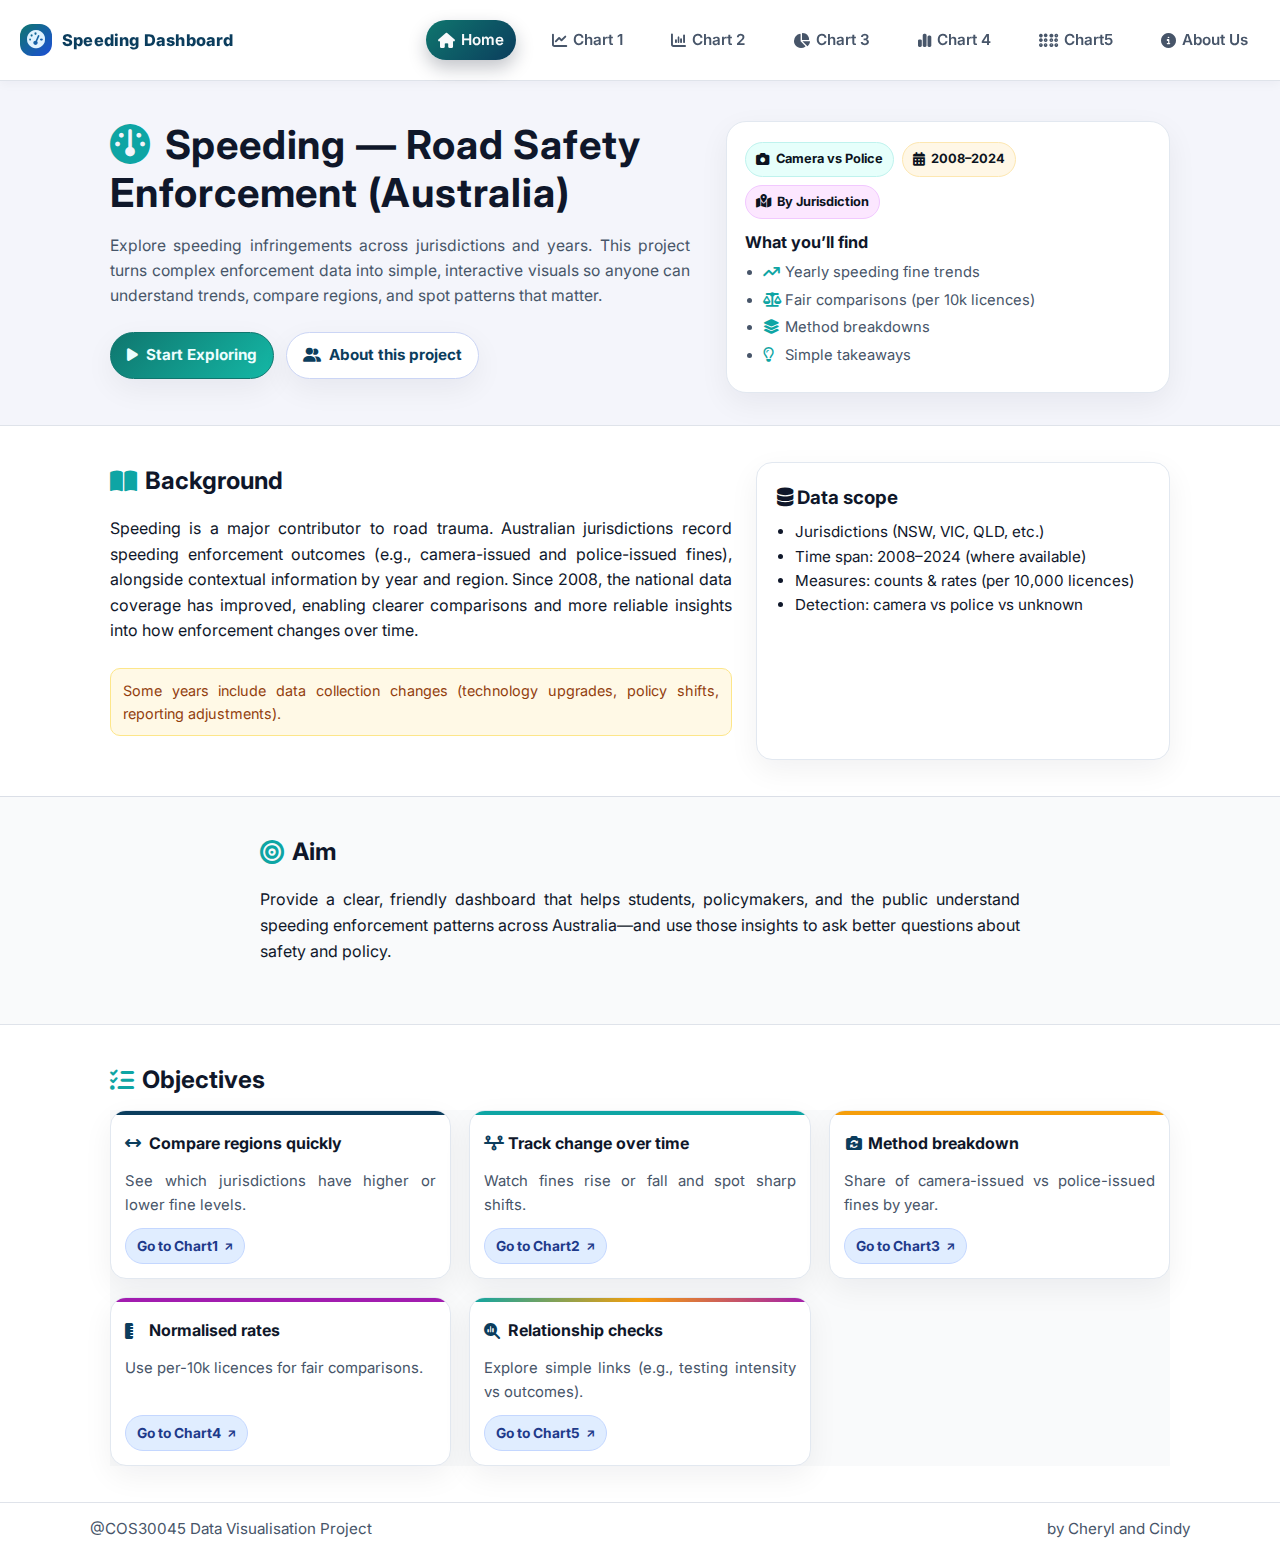
<file: index.html>
<!DOCTYPE html>
<html lang="en">
<head>
  <meta charset="utf-8" />
  <meta name="viewport" content="width=device-width, initial-scale=1" />
  <title>Speeding Dashboard – Home</title>
  <link rel="preconnect" href="https://fonts.gstatic.com" crossorigin>
  <link href="https://fonts.googleapis.com/css2?family=Inter:wght@400;600;800&display=swap" rel="stylesheet">
  <!-- Icons -->
  <link href="https://cdnjs.cloudflare.com/ajax/libs/font-awesome/6.5.0/css/all.min.css" rel="stylesheet">
  <link rel="stylesheet" href="css folder/styles.css" />
</head>
<body>
  <a class="skip-link" href="#main">Skip to content</a>

  <!-- Header / Nav -->
  <header class="site-header">
    <div class="container header-inner">
      <div class="brand">
        <span class="brand-mark" aria-hidden="true"><i class="fa-solid fa-gauge-high"></i></span>
        <span class="brand-text">Speeding Dashboard</span>
      </div>
      <nav class="nav">
        <ul>
          <li><a class="active" href="index.html"><i class="fa-solid fa-house"></i><span>Home</span></a></li>
          <li><a href="chart1.html"><i class="fa-solid fa-chart-line"></i><span>Chart 1</span></a></li>
          <li><a href="chart2.html"><i class="fa-solid fa-chart-column"></i><span>Chart 2</span></a></li>
          <li><a href="chart3.html"><i class="fa-solid fa-chart-pie"></i><span>Chart 3</span></a></li>
          <li><a href="chart4.html"><i class="fa-solid fa-chart-simple"></i><span>Chart 4</span></a></li>
          <li><a href="chart5.html"><i class="fa-solid fa-braille"></i><span>Chart5</span></a></li>
          <li><a href="about_us.html"><i class="fa-solid fa-circle-info"></i><span>About Us</span></a></li>
        </ul>
      </nav>
    </div>
  </header>

  <main id="main">
    <!-- Hero -->
    <section class="hero">
      <div class="container hero-inner">
        <div class="hero-copy">
          <h1><i class="fa-solid fa-gauge"></i> Speeding — Road Safety Enforcement (Australia)</h1>
          <p>
            Explore speeding infringements across jurisdictions and years. This project
            turns complex enforcement data into simple, interactive visuals so anyone can
            understand trends, compare regions, and spot patterns that matter.
          </p>
          <div class="cta-row">
            <a class="btn btn-teal" href="chart1.html"><i class="fa-solid fa-play"></i> Start Exploring</a>
            <a class="btn btn-ghost" href="aboutus.html"><i class="fa-solid fa-user-group"></i> About this project</a>
          </div>
        </div>
        <div class="hero-card">
          <div class="badge-wrap">
            <span class="badge teal"><i class="fa-solid fa-camera"></i> Camera vs Police</span>
            <span class="badge amber"><i class="fa-solid fa-calendar-days"></i> 2008–2024</span>
            <span class="badge magenta"><i class="fa-solid fa-map-location-dot"></i> By Jurisdiction</span>
          </div>
          <h3>What you’ll find</h3>
          <ul>
            <li><i class="fa-solid fa-arrow-trend-up"></i> Yearly speeding fine trends</li>
            <li><i class="fa-solid fa-scale-balanced"></i> Fair comparisons (per 10k licences)</li>
            <li><i class="fa-solid fa-layer-group"></i> Method breakdowns</li>
            <li><i class="fa-regular fa-lightbulb"></i> Simple takeaways</li>
          </ul>
        </div>
      </div>
    </section>

    <!-- Background -->
    <section class="section">
      <div class="container grid-2">
        <div>
          <h2><i class="fa-solid fa-book-open"></i> Background</h2>
          <p>
            Speeding is a major contributor to road trauma. Australian jurisdictions
            record speeding enforcement outcomes (e.g., camera-issued and police-issued fines),
            alongside contextual information by year and region. Since 2008, the national data
            coverage has improved, enabling clearer comparisons and more reliable insights
            into how enforcement changes over time.
          </p>
          <p class="note">
            Some years include data collection changes (technology upgrades, policy shifts, reporting adjustments).
          </p>
        </div>
        <aside class="info-card">
          <h3><i class="fa-solid fa-database"></i> Data scope</h3>
          <ul>
            <li>Jurisdictions (NSW, VIC, QLD, etc.)</li>
            <li>Time span: 2008–2024 (where available)</li>
            <li>Measures: counts & rates (per 10,000 licences)</li>
            <li>Detection: camera vs police vs unknown</li>
          </ul>
        </aside>
      </div>
    </section>

    <!-- Aim -->
    <section class="section alt">
      <div class="container narrow">
        <h2><i class="fa-solid fa-bullseye"></i> Aim</h2>
        <p>
          Provide a clear, friendly dashboard that helps students, policymakers, and the public
          understand speeding enforcement patterns across Australia—and use those insights to ask
          better questions about safety and policy.
        </p>
      </div>
    </section>

    <!-- Objectives -->
    <section class="section">
      <div class="container">
        <h2><i class="fa-solid fa-list-check"></i> Objectives</h2>
        <div class="cards">
          <article class="card accent-navy">
            <h3><i class="fa-solid fa-arrows-left-right"></i> Compare regions quickly</h3>
            <p>See which jurisdictions have higher or lower fine levels.</p>
            <a href="chart1.html" class="chip">Go to Chart1</a>
          </article>
          <article class="card accent-teal">
            <h3><i class="fa-solid fa-timeline"></i> Track change over time</h3>
            <p>Watch fines rise or fall and spot sharp shifts.</p>
            <a href="chart2.html" class="chip">Go to Chart2</a>
          </article>
          <article class="card accent-amber">
            <h3><i class="fa-solid fa-camera-rotate"></i> Method breakdown</h3>
            <p>Share of camera-issued vs police-issued fines by year.</p>
            <a href="chart3.html" class="chip">Go to Chart3</a>
          </article>
          <article class="card accent-magenta">
            <h3><i class="fa-solid fa-ruler-vertical"></i> Normalised rates</h3>
            <p>Use per-10k licences for fair comparisons.</p>
            <a href="chart4.html" class="chip">Go to Chart4</a>
          </article>
          <article class="card accent-mix">
            <h3><i class="fa-solid fa-magnifying-glass-chart"></i> Relationship checks</h3>
            <p>Explore simple links (e.g., testing intensity vs outcomes).</p>
            <a href="chart5.html" class="chip">Go to Chart5</a>
          </article>
        </div>
      </div>
    </section>
  </main>

  <!-- Footer -->
  <footer class="site-footer">
    <div class="container footer-inner">
      <span>@COS30045 Data Visualisation Project</span>
      <span>by Cheryl and Cindy</span>
    </div>
  </footer>
</body>
</html>
</file>
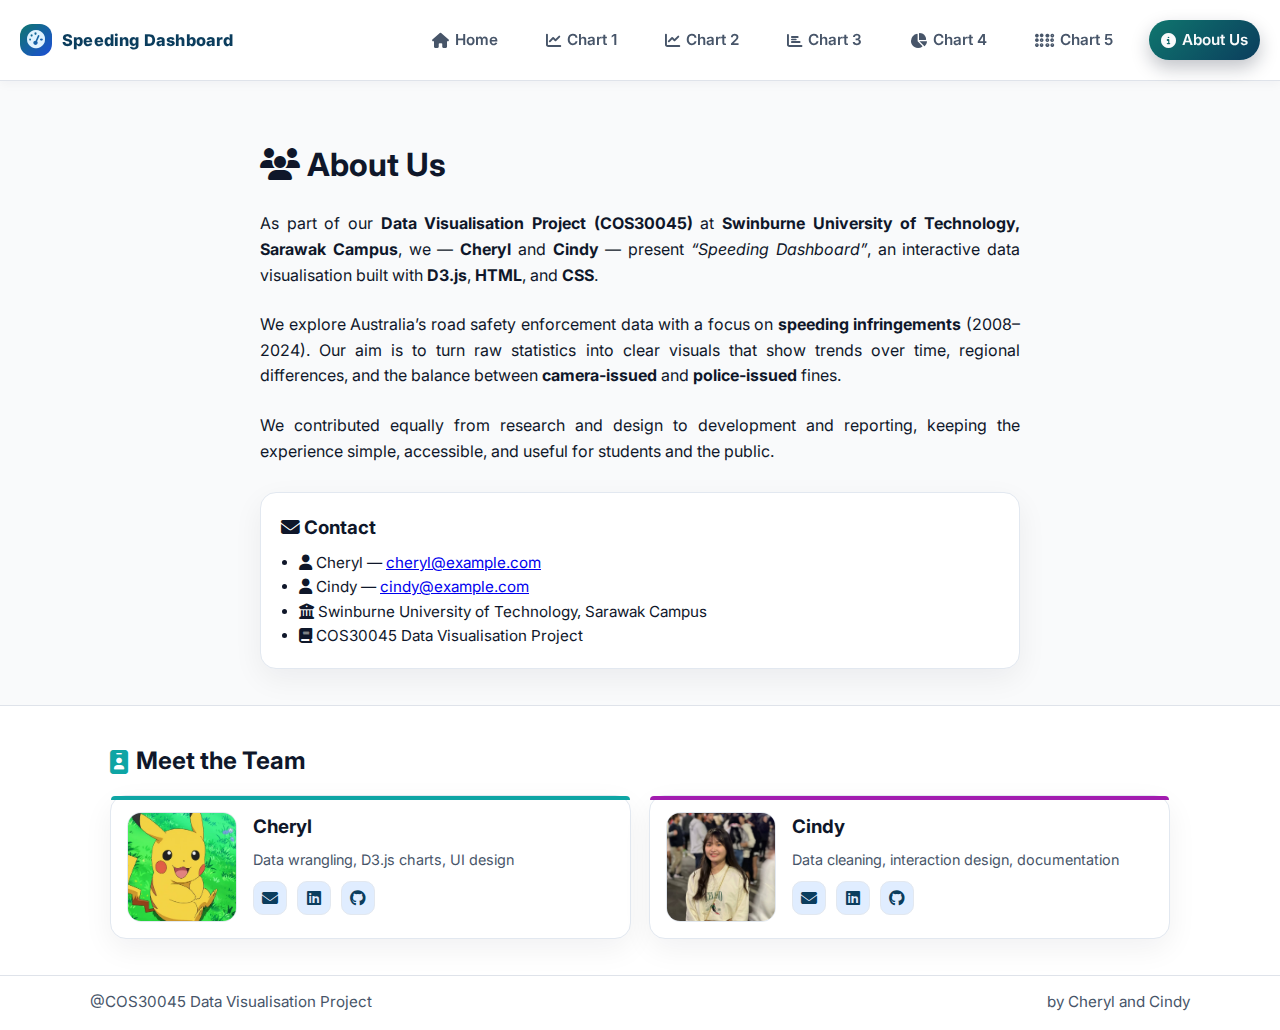
<file: about_us.html>
<!DOCTYPE html>
<html lang="en">
<head>
  <meta charset="utf-8" />
  <meta name="viewport" content="width=device-width, initial-scale=1">
  <title>About Us – Speeding Dashboard</title>
  <link rel="preconnect" href="https://fonts.gstatic.com" crossorigin>
  <link href="https://fonts.googleapis.com/css2?family=Inter:wght@400;600;800&display=swap" rel="stylesheet">
  <link href="https://cdnjs.cloudflare.com/ajax/libs/font-awesome/6.5.0/css/all.min.css" rel="stylesheet">
  <link rel="stylesheet" href="css folder/styles.css">
</head>

<body>
  <header class="site-header">
    <div class="container header-inner">
      <div class="brand">
        <span class="brand-mark" aria-hidden="true"><i class="fa-solid fa-gauge-high"></i></span>
        <span class="brand-text">Speeding Dashboard</span>
      </div>
      <nav class="nav">
        <ul>
          <li><a href="index.html"><i class="fa-solid fa-house"></i><span>Home</span></a></li>
          <li><a href="chart1.html"><i class="fa-solid fa-chart-line"></i><span>Chart 1</span></a></li>
          <li><a href="chart2.html"><i class="fa-solid fa-chart-line"></i><span>Chart 2</span></a></li>
          <li><a href="chart3.html"><i class="fa-solid fa-chart-bar"></i><span>Chart 3</span></a></li>
          <li><a href="chart4.html"><i class="fa-solid fa-chart-pie"></i><span>Chart 4</span></a></li>
          <li><a href="chart6.html"><i class="fa-solid fa-braille"></i><span>Chart 5</span></a></li>
          <li><a class="active" href="about_us.html"><i class="fa-solid fa-circle-info"></i><span>About Us</span></a></li>
        </ul>
      </nav>
    </div>
  </header>

  <main id="main">
    <section class="section alt">
      <div class="container narrow">
        <h1><i class="fa-solid fa-users"></i> About Us</h1>

        <p>
          As part of our <strong>Data Visualisation Project (COS30045)</strong> at 
          <strong>Swinburne University of Technology, Sarawak Campus</strong>, we — 
          <strong>Cheryl</strong> and <strong>Cindy</strong> — present 
          <em>“Speeding Dashboard”</em>, an interactive data visualisation built with 
          <strong>D3.js</strong>, <strong>HTML</strong>, and <strong>CSS</strong>.
        </p>

        <p>
          We explore Australia’s road safety enforcement data with a focus on 
          <strong>speeding infringements</strong> (2008–2024). Our aim is to turn raw 
          statistics into clear visuals that show trends over time, regional differences, 
          and the balance between <strong>camera-issued</strong> and <strong>police-issued</strong> fines.
        </p>

        <p>
          We contributed equally from research and design to development and reporting, 
          keeping the experience simple, accessible, and useful for students and the public.
        </p>

        <div class="info-card" style="margin-top: 28px;">
          <h3><i class="fa-solid fa-envelope"></i> Contact</h3>
          <ul>
            <li><i class="fa-solid fa-user"></i> Cheryl — <a href="mailto:cheryl@example.com">cheryl@example.com</a></li>
            <li><i class="fa-solid fa-user"></i> Cindy — <a href="mailto:cindy@example.com">cindy@example.com</a></li>
            <li><i class="fa-solid fa-building-columns"></i> Swinburne University of Technology, Sarawak Campus</li>
            <li><i class="fa-solid fa-book"></i> COS30045 Data Visualisation Project</li>
          </ul>
        </div>
      </div>
    </section>

    <section class="section">
      <div class="container">
        <h2><i class="fa-solid fa-id-badge"></i> Meet the Team</h2>

        <div class="team-grid">
          <article class="team-card accent-teal">
            <div class="avatar">
              <img src="assets/cheryl.jpg" alt="Portrait of Cheryl">
            </div>
            <div class="team-meta">
              <h3>Cheryl</h3>
              <p>Data wrangling, D3.js charts, UI design</p>
              <div class="team-links">
                <a href="#" aria-label="Email Cheryl"><i class="fa-solid fa-envelope"></i></a>
                <a href="#" aria-label="LinkedIn Cheryl"><i class="fa-brands fa-linkedin"></i></a>
                <a href="#" aria-label="GitHub Cheryl"><i class="fa-brands fa-github"></i></a>
              </div>
            </div>
          </article>

          <article class="team-card accent-magenta">
            <div class="avatar">
              <img src="assets/cindy.jpg" alt="Portrait of Cindy">
            </div>
            <div class="team-meta">
              <h3>Cindy</h3>
              <p>Data cleaning, interaction design, documentation</p>
              <div class="team-links">
                <a href="#" aria-label="Email Cindy"><i class="fa-solid fa-envelope"></i></a>
                <a href="#" aria-label="LinkedIn Cindy"><i class="fa-brands fa-linkedin"></i></a>
                <a href="#" aria-label="GitHub Cindy"><i class="fa-brands fa-github"></i></a>
              </div>
            </div>
          </article>
        </div>
      </div>
    </section>
  </main>

  <footer class="site-footer">
    <div class="container footer-inner">
      <span>@COS30045 Data Visualisation Project</span>
      <span>by Cheryl and Cindy</span>
    </div>
  </footer>
</body>
</html>
</file>
<file: css folder/styles.css>
:root {
  --bg-page: #f4f5fb;
  --bg-main: #ffffff;
  --ink: #0f172a;
  --muted: #475569;

  --navy: #0b3d5d;
  --teal: #0ea5a4;
  --amber: #f59e0b;
  --magenta: #a21caf;

  --soft-blue: #e0edff;
  --line: #e2e8f0;

  --radius: 14px;
  --shadow-soft: 0 10px 30px rgba(15, 23, 42, 0.06);
  --shadow: 0 6px 18px rgba(15, 23, 42, 0.08);

  --transition-fast: 0.15s ease-out;
}

/* RESET & BASE */
* {
  box-sizing: border-box;
}

html,
body {
  height: 100%;
  scroll-behavior: smooth;
}

body {
  display: flex;
  flex-direction: column;
  margin: 0;
  font-family: Inter, system-ui, -apple-system, Segoe UI, Roboto, "Helvetica Neue", Arial, sans-serif;
  color: var(--ink);
  background: var(--bg-page);
  line-height: 1.6;
}

main {
  flex: 1;
}

.container {
  max-width: 1100px;
  margin-inline: auto;
  padding: 0 20px;
}

.container p,
.section p {
  text-align: justify;
  text-justify: inter-word;
  margin-bottom: 24px;
}

/* SKIP LINK */
.skip-link {
  position: absolute;
  left: -9999px;
  top: auto;
  width: 1px;
  height: 1px;
  overflow: hidden;
}

.skip-link:focus {
  position: static;
  width: auto;
  height: auto;
  padding: 0.5rem 1rem;
  background: var(--navy);
  color: #fff;
  display: inline-block;
  border-radius: 999px;
}

/* HEADER */
.site-header {
  position: sticky;
  top: 0;
  z-index: 10;
  background: #ffffff;
  border-bottom: 1px solid rgba(148, 163, 184, 0.3);
  box-shadow: 0 3px 10px rgba(15, 23, 42, 0.04);
}

header .container {
  max-width: 1400px;   
  margin: 0 auto;
  padding: 20px 20px;
}

.header-inner {
  display: flex;
  align-items: center;
  justify-content: flex-start;
  gap: 40px;
  padding: 26px 0;
}

.brand {
  display: flex;
  align-items: center;
  gap: 10px;
  font-weight: 800;
  color: var(--navy);
}

.brand-mark {
  font-size: 18px;
  display: inline-flex;
  align-items: center;
  justify-content: center;
  width: 32px;
  height: 32px;
  border-radius: 12px;
  background: linear-gradient(135deg, #0f766e, #1d4ed8);
  color: #e0f2fe;
}

.brand-text {
  letter-spacing: 0.2px;
  font-size: 1.02rem;
}

/* Nav */
.nav {
  margin-left: auto;
}

.nav ul {
  display: flex;
  flex-wrap: nowrap;
  gap: 24px;
  list-style: none;
  margin: 0;
  padding: 0;
  align-items: center;
}

.nav a {
  display: flex;
  align-items: center;
  gap: 8px;
  text-decoration: none;
  color: var(--muted);
  padding: 8px 12px;
  border-radius: 999px;
  font-weight: 600;
  font-size: 0.92rem;
  transition:
    background var(--transition-fast),
    color var(--transition-fast),
    transform var(--transition-fast),
    box-shadow var(--transition-fast);
}

.nav a:hover {
  background: var(--soft-blue);
  color: var(--navy);
  transform: translateY(-1px);
  box-shadow: 0 4px 10px rgba(15, 23, 42, 0.08);
}

.nav a.active {
  color: #f9fafb;
  background: linear-gradient(135deg, #0f766e, #0b3d5d);
  box-shadow: 0 8px 18px rgba(15, 23, 42, 0.25);
}

.nav ul li a {
  display: inline-flex;
  align-items: center;
  gap: 6px;                 
  white-space: nowrap;      
  font-size: 0.95rem;
}

.nav i {
  font-size: 0.95rem;
}

@media (max-width: 900px) {
  .nav ul {
    flex-wrap: wrap;
    gap: 16px;
    justify-content: flex-end;
  }
}

/* HERO */
.hero {
  padding: 40px 0 32px;
}

.hero-inner {
  display: grid;
  grid-template-columns: 1.2fr 0.9fr;
  align-items: stretch;
  gap: 24px;
}

.hero-copy {
  padding-right: 12px;
}

.hero-copy h1 {
  margin: 0 0 10px 0;
  line-height: 1.2;
  font-size: clamp(28px, 3.2vw, 40px);
  letter-spacing: 0.02em;
}

.hero-copy h1 i {
  color: var(--teal);
  margin-right: 4px;
}

.hero-copy p {
  color: var(--muted);
  max-width: 60ch;
  font-size: 0.98rem;
}

.cta-row {
  display: flex;
  flex-wrap: wrap;
  gap: 12px;
  margin-top: 18px;
}

.btn {
  display: inline-flex;
  align-items: center;
  gap: 8px;
  text-decoration: none;
  padding: 10px 16px;
  border-radius: 999px;
  font-weight: 700;
  box-shadow: var(--shadow-soft);
  border: 1px solid transparent;
  font-size: 0.95rem;
  transition:
    transform var(--transition-fast),
    box-shadow var(--transition-fast),
    filter var(--transition-fast),
    background var(--transition-fast),
    color var(--transition-fast);
}

.btn i {
  font-size: 0.9rem;
}

.btn-teal {
  background: linear-gradient(135deg, #0f766e, #14b8a6);
  color: #ecfeff;
  border-color: #0f766e;
}

.btn-ghost {
  background: #ffffff;
  color: var(--navy);
  border-color: #cbd5f5;
}

.btn:hover {
  transform: translateY(-1px);
  box-shadow: var(--shadow);
  filter: brightness(0.98);
}

/* Hero card */
.hero-card {
  background: var(--bg-main);
  border-radius: 20px;
  padding: 20px 18px;
  box-shadow: var(--shadow-soft);
  border: 1px solid var(--line);
}

.badge-wrap {
  display: flex;
  flex-wrap: wrap;
  gap: 8px;
  margin-bottom: 10px;
}

.badge {
  display: inline-flex;
  align-items: center;
  gap: 6px;
  padding: 6px 10px;
  border-radius: 999px;
  color: #0b1320;
  font-weight: 700;
  border: 1px solid #e5e7eb;
  background: #f8fafc;
  font-size: 0.8rem;
}

.badge i {
  font-size: 0.85rem;
}

.badge.teal {
  background: #e6fffb;
  border-color: #bff3ee;
}

.badge.amber {
  background: #fff7e6;
  border-color: #fde7b1;
}

.badge.magenta {
  background: #fce7ff;
  border-color: #f2c8ff;
}

.hero-card h3 {
  margin-top: 6px;
  margin-bottom: 6px;
  font-size: 1.02rem;
}

.hero-card ul {
  margin: 0;
  padding-left: 18px;
  font-size: 0.92rem;
  color: var(--muted);
}

.hero-card li {
  margin-bottom: 4px;
}

.hero-card li i {
  width: 18px;
  color: var(--teal);
}

/* SECTIONS */
.section {
  padding: 36px 0;
  border-top: 1px solid rgba(148, 163, 184, 0.3);
  background: var(--bg-main);
}

.section:first-of-type {
  border-top: none;
}

.section h2 {
  margin-top: 0;
  margin-bottom: 10px;
  display: flex;
  align-items: center;
  gap: 8px;
}

.section h2 i {
  color: var(--teal);
}

.section.alt {
  background: #f9fafb;
}

.narrow {
  max-width: 800px;
  margin-inline: auto;
}

.grid-2 {
  display: grid;
  grid-template-columns: 1.2fr 0.8fr;
  gap: 24px;
}

.info-card {
  background: #ffffff;
  border: 1px solid var(--line);
  border-radius: 16px;
  padding: 20px;
  box-shadow: var(--shadow-soft);
}

.info-card h3 {
  margin-top: 0;
  margin-bottom: 8px;
}

.info-card ul {
  margin: 0;
  padding-left: 18px;
  font-size: 0.95rem;
}

.note {
  background: #fff9e6;
  border: 1px solid #fde68a;
  color: #92400e;
  padding: 10px 12px;
  border-radius: 10px;
  font-size: 0.9rem;
}

/* SUMMARY */
.section-summary {
  padding-top: 3rem;
  padding-bottom: 3rem;
  background: #ffffff;
}

.summary-shell {
  display: flex;
  flex-wrap: wrap;
  gap: 3rem;
  align-items: flex-start;
}

.summary-copy {
  flex: 1 1 300px;
  max-width: 380px;
}

.summary-copy h2 {
  font-size: 1.55rem;
  font-weight: 800;
  display: flex;
  align-items: center;
  gap: 0.6rem;
  margin-bottom: 0.75rem;
}

.summary-copy h2 i {
  color: var(--teal, #0f766e);
  font-size: 1.3rem;
}

.summary-copy p {
  font-size: 1rem;
  color: var(--muted);
  line-height: 1.65;
  text-align: justify;
}

.summary-panel {
  max-width: 700px;          
  width: 100%;
  margin: 0 auto;
  display: flex;
  flex-direction: column;
  gap: 1.4rem;
}

.summary-filters-row {
  display: flex;
  flex-wrap: wrap;
  gap: 1rem;
}

.summary-filter {
  flex: 1 1 150px;
}

.summary-filter label {
  display: block;
  margin-bottom: 5px;
  font-size: 0.85rem;
  font-weight: 600;
  color: var(--muted);
}

.summary-filter select {
  width: 100%;
  padding: 8px 14px;
  border-radius: 999px;
  border: 1px solid var(--line);
  background: #ffffff;
  font-size: 0.95rem;
  color: #0f172a;
  cursor: pointer;
  box-shadow: 0 2px 5px rgba(0,0,0,0.04);
  transition: border 0.2s ease;
}

.summary-filter select:hover {
  border-color: #94a3b8;
}

.summary-card {
  background: #ffffff;
  border: 1px solid var(--line);
  border-radius: 16px;
  padding: 22px 26px 24px;
  box-shadow: var(--shadow);
}

.summary-top {
  margin-bottom: 1rem;
}

.summary-total {
  font-size: 2.4rem;
  font-weight: 800;
  color: #0f172a;
  letter-spacing: 0.01em;
}

.summary-caption {
  font-size: 0.9rem;
  color: var(--muted);
  margin-top: 3px;
}

.summary-row {
  display: flex;
  justify-content: space-between;
  padding: 14px 16px;
}

.summary-row--dark {
  background: #0f172a;
  border-radius: 12px 12px 0 0;
  color: white;
}

.summary-row--light {
  background: #475569;
  border-radius: 0 0 12px 12px;
  color: white;
}

.summary-cell {
  flex: 1 1 0;
}

.summary-label {
  font-size: 0.8rem;
  opacity: 0.85;
}

.summary-value {
  font-size: 1.15rem;
  font-weight: 700;
}

@media (max-width: 900px) {
  .summary-shell {
    flex-direction: column;
  }
}

/* AIM */
.section-aim {
  background: #ffffff;
  padding: 16px 14px 14px;
}

.aim-card {
  padding: 22px 22px;
  display: flex;
  align-items: flex-start;
  gap: 1.2rem;
}

/* Aim icon pill */
.aim-icon {
  width: 48px;
  height: 48px;
  border-radius: 999px;
  background: #ecfdf5;
  display: flex;
  align-items: center;
  justify-content: center;
  flex-shrink: 0;
}

.aim-icon i {
  color: #0f766e;
  font-size: 1.3rem;
}

/* Text */
.aim-text h2 {
  margin: 0 0 4px;
  font-size: 1.15rem;
  font-weight: 800;
}

.aim-text p {
  margin: 0;
  font-size: 1rem;
  color: var(--muted);
  line-height: 1.65;
  text-align: justify;
}

/* Mobile: stack vertically */
@media (max-width: 640px) {
  .aim-card {
    flex-direction: column;
    align-items: flex-start;
  }
}

/* OBJECTIVE */
.cards {
  display: grid;
  grid-template-columns: repeat(3, 1fr);
  gap: 18px;
  background: #f9fafb;
}

.card {
  position: relative;
  display: flex;
  flex-direction: column;
  gap: 10px;
  background: #ffffff;
  border: 1px solid var(--line);
  border-radius: 16px;
  padding: 16px 14px 14px;
  box-shadow: var(--shadow-soft);
  overflow: hidden;
  transition:
    transform var(--transition-fast),
    box-shadow var(--transition-fast),
    border-color var(--transition-fast);
}

.card::before {
  content: "";
  position: absolute;
  top: 0;
  left: 0;
  height: 4px;
  width: 100%;
  border-top-left-radius: 16px;
  border-top-right-radius: 16px;
  background: var(--navy);
}

.card h3 {
  margin: 4px 0 4px 0;
  font-size: 1rem;
  display: flex;
  align-items: center;
  gap: 6px;
}

.card h3 i {
  width: 18px;
  color: var(--navy);
}

.card p {
  margin: 0;
  color: var(--muted);
  font-size: 0.93rem;
}

.card.accent-navy::before {
  background: var(--navy);
}
.card.accent-teal::before {
  background: var(--teal);
}
.card.accent-amber::before {
  background: var(--amber);
}
.card.accent-magenta::before {
  background: var(--magenta);
}
.card.accent-mix::before {
  background: linear-gradient(90deg, var(--teal), var(--amber), var(--magenta));
}

.card:hover {
  transform: translateY(-3px);
  box-shadow: var(--shadow);
  border-color: rgba(37, 99, 235, 0.4);
}

/* CHIP LINK */
.chip {
  align-self: flex-start;
  margin-top: auto;
  text-decoration: none;
  background: var(--soft-blue);
  color: #1e3a8a;
  padding: 6px 11px;
  border-radius: 999px;
  border: 1px solid #c4d7ff;
  font-weight: 700;
  font-size: 0.86rem;
  display: inline-flex;
  align-items: center;
  gap: 6px;
  transition:
    background var(--transition-fast),
    transform var(--transition-fast),
    box-shadow var(--transition-fast),
    color var(--transition-fast);
}

.chip::after {
  content: "↗";
  font-size: 0.75rem;
}

.chip:hover {
  filter: brightness(0.98);
  transform: translateY(-1px);
  box-shadow: 0 8px 16px rgba(148, 163, 184, 0.35);
  background: #e0edff;
}

/* FOOTER */
.site-footer {
  border-top: 1px solid rgba(148, 163, 184, 0.3);
  background: #ffffff;
}

.footer-inner {
  display: flex;
  align-items: center;
  justify-content: space-between;
  gap: 12px;
  padding: 14px 0 16px;
  color: var(--muted);
  font-size: 0.95rem;
}

/* BACK TO TOP BUTTON */
.back-to-top {
  position: fixed;
  bottom: 28px;
  right: 28px;
  width: 46px;
  height: 46px;
  border-radius: 999px;
  border: none;
  background: #3b82f6;  
  color: white;
  font-size: 18px;
  display: flex;
  align-items: center;
  justify-content: center;
  cursor: pointer;

  box-shadow: 0 4px 14px rgba(0, 0, 0, 0.18);
  opacity: 0;
  visibility: hidden;
  transform: translateY(20px);
  transition: 0.25s ease;
  z-index: 9999;
}

.back-to-top.show {
  opacity: 1;
  visibility: visible;
  transform: translateY(0);
}

.back-to-top:hover {
  background: #2563eb; 
}

/* ABOUT / TEAM CARDS */
.team-grid {
  display: grid;
  grid-template-columns: repeat(2, 1fr);
  gap: 18px;
  margin-top: 14px;
}

.team-card {
  position: relative;
  display: grid;
  grid-template-columns: 110px 1fr;
  gap: 16px;
  background: #ffffff;
  border: 1px solid var(--line);
  border-radius: 16px;
  padding: 16px;
  box-shadow: var(--shadow-soft);
}

.team-card::before {
  content: "";
  position: absolute;
  top: 0;
  left: 0;
  height: 4px;
  width: 100%;
  border-top-left-radius: 16px;
  border-top-right-radius: 16px;
  background: var(--navy);
}

.team-card.accent-teal::before {
  background: var(--teal);
}
.team-card.accent-magenta::before {
  background: var(--magenta);
}

.avatar {
  width: 110px;
  height: 110px;
  border-radius: 14px;
  overflow: hidden;
  border: 1px solid var(--line);
  background: #f3f4f6;
}

.avatar img {
  width: 100%;
  height: 100%;
  object-fit: cover;
}

.team-meta h3 {
  margin: 0 0 6px 0;
}

.team-meta p {
  margin: 0 0 10px 0;
  color: var(--muted);
  font-size: 0.9rem;
}

.team-links {
  display: flex;
  align-items: center;
  gap: 10px;
}

.team-links a {
  display: inline-flex;
  align-items: center;
  justify-content: center;
  width: 34px;
  height: 34px;
  border-radius: 10px;
  border: 1px solid var(--line);
  text-decoration: none;
  color: var(--navy);
  background: var(--soft-blue);
  transition:
    background var(--transition-fast),
    transform var(--transition-fast),
    box-shadow var(--transition-fast),
    color var(--transition-fast);
}

.team-links a:hover {
  filter: brightness(0.97);
  transform: translateY(-1px);
  box-shadow: 0 6px 12px rgba(148, 163, 184, 0.45);
}

/* RESPONSIVE */
@media (max-width: 900px) {
  .hero-inner {
    grid-template-columns: 1fr;
  }

  .hero-card {
    order: -1;
  }

  .grid-2 {
    grid-template-columns: 1fr;
  }

  .cards {
    grid-template-columns: 1fr 1fr;
  }

  .aim-card {
    grid-template-columns: 1fr;
  }
}

@media (max-width: 720px) {
  .team-grid {
    grid-template-columns: 1fr;
  }

  .team-card {
    grid-template-columns: 90px 1fr;
  }

  .avatar {
    width: 90px;
    height: 90px;
  }
}

@media (max-width: 580px) {
  .cards {
    grid-template-columns: 1fr;
  }

  .nav ul {
    gap: 6px;
  }

  .nav a span {
    display: none;
  }

  .nav a {
    padding-inline: 10px;
  }
}

/* Container */
#chart6-container {
  background: #ffffff;
  border: 1px solid #d0d7e2;
  border-radius: 22px;
  box-shadow: 0 18px 45px rgba(15, 23, 42, 0.16);
  max-width: 1100px;
  margin: 0 auto;
  padding: 20px 20px 40px;
  position: relative;
}

#chart6-container.chart6-container--fullscreen {
  position: fixed;
  inset: 16px;                  
  z-index: 9999;
  width: auto;
  max-width: none;
  height: auto;
  background: #ffffff;
  box-shadow: 0 24px 60px rgba(15, 23, 42, 0.35);
}

/* make map fill more space inside fullscreen card */
#chart6-container.chart6-container--fullscreen .chart6-map-shell {
  height: calc(100% - 120px);   
}

/* ensure SVG expands in its shell */
.chart6-map-shell svg {
  width: 100%;
  height: 100%;
}

/* prevent background scrolling when map is fullscreen */
body.chart6-no-scroll {
  overflow: hidden;
}

/* Fullscreen toggle button (top-right of card) */
.chart6-fs-btn {
  position: absolute;
  top: 18px;
  right: 18px;
  background: none;        
  border: none;            
  box-shadow: none;      
  padding: 0;               
  cursor: pointer;
}

.chart6-fs-btn i {
  font-size: 0.9rem;
  color: #1f2937;
}

/* Flex row that puts map card and pie card side by side */
.chart6-row {
  display: grid;
  grid-template-columns: minmax(0, 1.5fr) minmax(0, 1.1fr); 
  gap: 24px;
  align-items: flex-start;
}

.chart6-right-column {
  display: flex;
  flex-direction: column;
  gap: 18px;
}

/* Flex row: arrows + slider */
.chart6-year-control {
  display: flex;
  align-items: center;       
  justify-content: center;
  gap: 18px;
  max-width: 780px;       
  margin: 0 auto 18px;
  margin-top: 15px;
  padding: 22px 12px 6px;
}

/* middle area that holds the range + label */
.chart6-year-slider-shell {
  position: relative;
  flex: 1;                  
}

/* range input itself */
#chart6-year-slider {
  width: 100%;
  display: block;
  margin: 0;
  accent-color: #3b82f6;
}

/* year bubble */
#chart6-year-label {
  position: absolute;
  top: -25px;
  bottom: calc(100% + 6px);  
  left: 50%;
  transform: translateX(-50%);
  font-size: 0.95rem;
  font-weight: 700;
  background: #ffffff;
  padding: 4px 14px;
  border-radius: 999px;
}

/* left & right arrows */
.chart6-year-btn {
  flex: 0 0 38px;
  width: 38px;
  height: 38px;
  border-radius: 999px;
  border: none;
  display: inline-flex;
  align-items: center;
  justify-content: center;
  background: linear-gradient(135deg, #3b82f6, #6366f1);
  color: #ffffff;
  cursor: pointer;
}

.chart6-year-btn:hover {
  transform: translateY(-1px);
}

.chart6-year-btn i {
  font-size: 0.9rem;
}

/* Map card content */
.chart6-map-shell {
  margin-top: 6px;
}

#chart6-svg {
  width: 100%;
  height: 480px;
  max-width: 860px;
  margin: 0 auto;
  display: block;
  background: radial-gradient(circle at top, #e0f2fe 0, #eff6ff 40%, #f8fafc 100%);
  border-radius: 18px;
}

/* Map hover (colour logic stays in JS) */
.chart6-map .chart6-state {
  transition: fill 0.25s ease, stroke-width 0.18s ease, transform 0.18s ease, filter 0.18s ease;
}

.chart6-map .chart6-state:hover {
  filter: brightness(1.05);
  transform: translateY(-1px);
}

/* Pie card */
.chart6-pie-wrapper {
  flex: 0 0 280px;
  background: #ffffff;
  border-radius: 18px;
  border: 1px solid #e2e8f0;
  padding: 12px 14px 16px;
  box-shadow: 0 10px 26px rgba(148, 163, 184, 0.35);
  text-align: center;
}

.chart6-pie-title {
  font-size: 0.8rem;
  font-weight: 700;
}

/* Pie SVG itself */
#chart6-pie-svg {
  width: 100%;
  max-width: 220px;
  height: 220px;
  display: block;
  margin: 8px auto 0;
}

/* List */
.chart6-list-card {
  background: #ffffff;
  border-radius: 14px;
  box-shadow: 0 10px 30px rgba(15, 23, 42, 0.06);
  padding: 16px 18px 18px;
}

.chart6-list-title {
  font-size: 0.9rem;
  font-weight: 600;
  color: #111827;
  margin-bottom: 8px;
}

.chart6-list {
  max-height: 260px;
  overflow-y: auto;
  border-radius: 10px;
  background: transparent; 
  border: none;            
}

/* Table base */
.chart6-table {
  width: 100%;
  border-collapse: collapse;
  color: #111827;                  
  font-size: 0.85rem;
}

/* Sticky header */
.chart6-table thead {
  position: sticky;
  top: 0;
  background: #f3f4f6;              
  z-index: 10;
}

.chart6-table th {
  text-align: left;
  font-weight: 600;
  letter-spacing: 0.01em; 
  padding: 10px 12px;
  font-size: 0.8rem;
  color: #111827;
  border-bottom: 1px solid #d1d5db;
}

/* Rows */
.chart6-table tbody tr {
  border-bottom: 1px solid #e5e7eb;
  transition: background 0.15s ease;
}

.chart6-table tbody tr:nth-child(odd) {
  background: #ffffff;
}

.chart6-table tbody tr:nth-child(even) {
  background: #f9fafb;
}

.chart6-table tbody tr:hover {
  background: #f3f4f6;
}

/* Cells */
.chart6-table td {
  padding: 10px 12px;
  color: #111827;
  white-space: nowrap;
}

/* Column widths / alignment */
.chart6-table th:nth-child(1),
.chart6-table td:nth-child(1) {
  width: 40px; /* ID */
}

.chart6-table th:nth-child(2),
.chart6-table td:nth-child(2) {
  width: 70px; /* Jurisdiction */
  font-weight: 700;
}

.chart6-table th:nth-child(3),
.chart6-table th:nth-child(4),
.chart6-table th:nth-child(5),
.chart6-table th:nth-child(6),
.chart6-table td:nth-child(3),
.chart6-table td:nth-child(4),
.chart6-table td:nth-child(5),
.chart6-table td:nth-child(6) {
  text-align: right;
}

/* Scrollbar */
.chart6-list::-webkit-scrollbar {
  width: 8px;
}
.chart6-list::-webkit-scrollbar-thumb {
  background: #cbd5e1;
  border-radius: 8px;
}
.chart6-list::-webkit-scrollbar-track {
  background: #f3f4f6;
}
</file>
